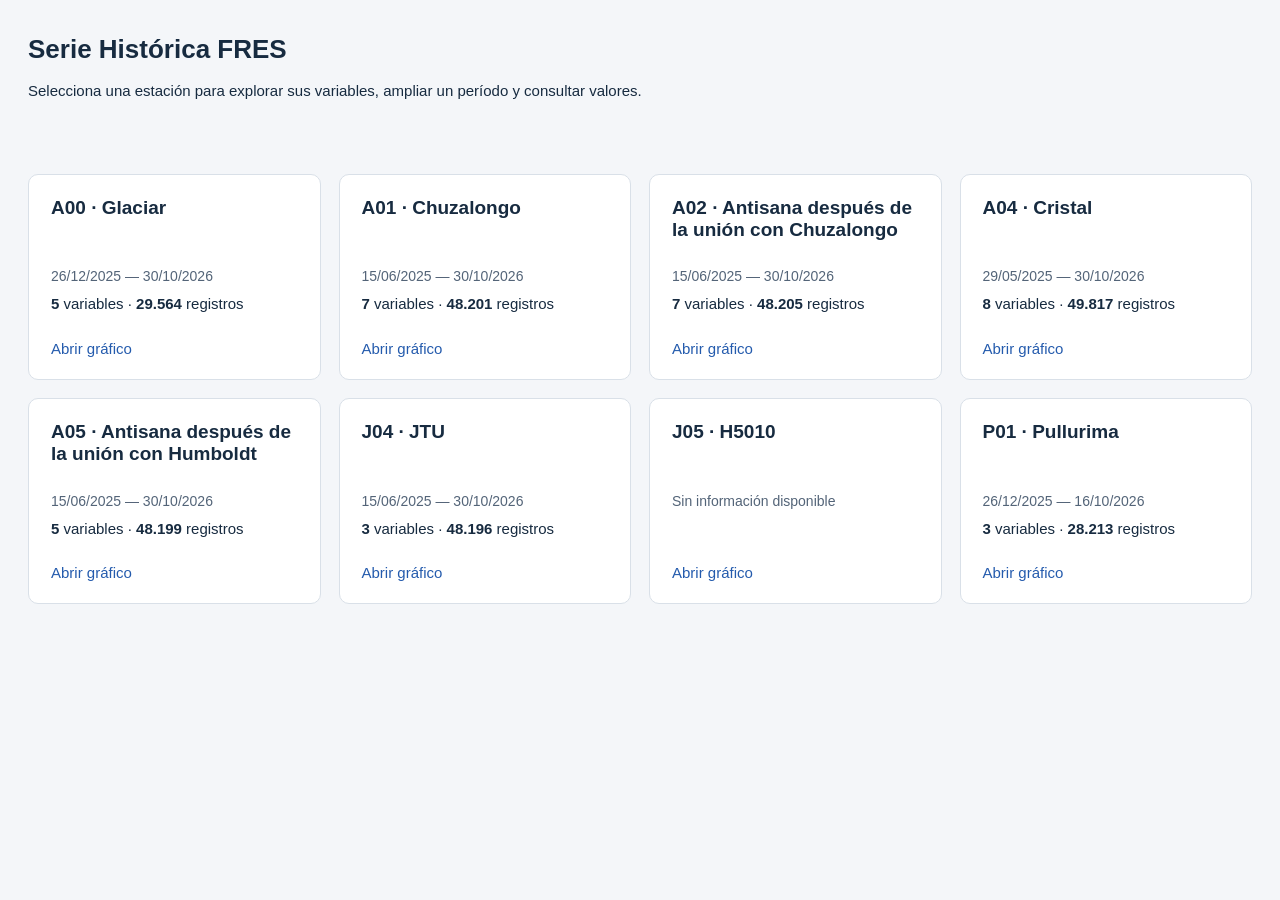
<file: index.html>
<!doctype html><html lang="es"><head><meta charset="utf-8"><meta name="viewport" content="width=device-width,initial-scale=1"><title>Serie Histórica FRES</title><link rel="stylesheet" href="assets/styles.css"></head><body><header><h1>Serie Histórica FRES</h1><p>Selecciona una estación para explorar sus variables, ampliar un período y consultar valores.</p></header><main><div class="grid"><a class="card" href="A00.html"><h2>A00 · Glaciar</h2><div class="card-details"><p class="period">26/12/2025 — 30/10/2026</p><p class="counts"><strong>5</strong> variables · <strong>29.564</strong> registros</p></div><span>Abrir gráfico</span></a><a class="card" href="A01.html"><h2>A01 · Chuzalongo</h2><div class="card-details"><p class="period">15/06/2025 — 30/10/2026</p><p class="counts"><strong>7</strong> variables · <strong>48.201</strong> registros</p></div><span>Abrir gráfico</span></a><a class="card" href="A02.html"><h2>A02 · Antisana después de la unión con Chuzalongo</h2><div class="card-details"><p class="period">15/06/2025 — 30/10/2026</p><p class="counts"><strong>7</strong> variables · <strong>48.205</strong> registros</p></div><span>Abrir gráfico</span></a><a class="card" href="A04.html"><h2>A04 · Cristal</h2><div class="card-details"><p class="period">29/05/2025 — 30/10/2026</p><p class="counts"><strong>8</strong> variables · <strong>49.817</strong> registros</p></div><span>Abrir gráfico</span></a><a class="card" href="A05.html"><h2>A05 · Antisana después de la unión con Humboldt</h2><div class="card-details"><p class="period">15/06/2025 — 30/10/2026</p><p class="counts"><strong>5</strong> variables · <strong>48.199</strong> registros</p></div><span>Abrir gráfico</span></a><a class="card" href="J04.html"><h2>J04 · JTU</h2><div class="card-details"><p class="period">15/06/2025 — 30/10/2026</p><p class="counts"><strong>3</strong> variables · <strong>48.196</strong> registros</p></div><span>Abrir gráfico</span></a><a class="card" href="J05.html"><h2>J05 · H5010</h2><div class="card-details"><p class="period">Sin información disponible</p></div><span>Abrir gráfico</span></a><a class="card" href="P01.html"><h2>P01 · Pullurima</h2><div class="card-details"><p class="period">26/12/2025 — 16/10/2026</p><p class="counts"><strong>3</strong> variables · <strong>28.213</strong> registros</p></div><span>Abrir gráfico</span></a></div></main></body></html>
</file>
<file: assets/styles.css>
body{margin:0;color:#172b40;background:#f4f6f9;font:15px Arial,sans-serif}header,main{max-width:1500px;margin:auto;padding:20px 28px}header{padding-bottom:8px}a{color:#245bad}h1{font-size:26px;margin:14px 0 8px}p{line-height:1.5}.toolbar{display:flex;flex-wrap:wrap;gap:12px;align-items:end;background:white;padding:16px;border:1px solid #d9e0e8;border-radius:8px;position:sticky;top:0;z-index:20}[hidden]{display:none!important}label{display:grid;gap:6px}button,input{font:inherit;padding:8px 12px;border:1px solid #acb8c8;border-radius:5px;background:white}button{cursor:pointer}button:hover{background:#e8eef9}button:focus-visible,a:focus-visible{outline:3px solid #2563eb;outline-offset:3px}.plot{margin-top:16px;background:white;border:1px solid #d9e0e8;border-radius:8px;min-height:200px}small{color:#536478}.error{color:#a02020}.grid{display:grid;grid-template-columns:repeat(auto-fit,minmax(260px,1fr));gap:18px;margin-top:28px}.card{display:block;background:white;border:1px solid #d9e0e8;border-radius:10px;padding:22px;text-decoration:none;color:inherit}.card:hover{border-color:#2563eb}h2{font-size:19px;margin-top:0}.card span{color:#245bad}@media(max-width:600px){header,main{padding:16px 12px}h1{font-size:23px}.toolbar{position:static;gap:8px}.toolbar input{max-width:140px}}
.card{display:flex;flex-direction:column}.card h2{min-height:46px}.card-details{margin:2px 0 18px}.card-details p{margin:6px 0}.period{color:#536478;font-size:14px}.counts{color:#172b40}.card>span{margin-top:auto}
.updated-at{font-size:13px;color:#536478;margin-top:-4px;line-height:1.5}
</file>
